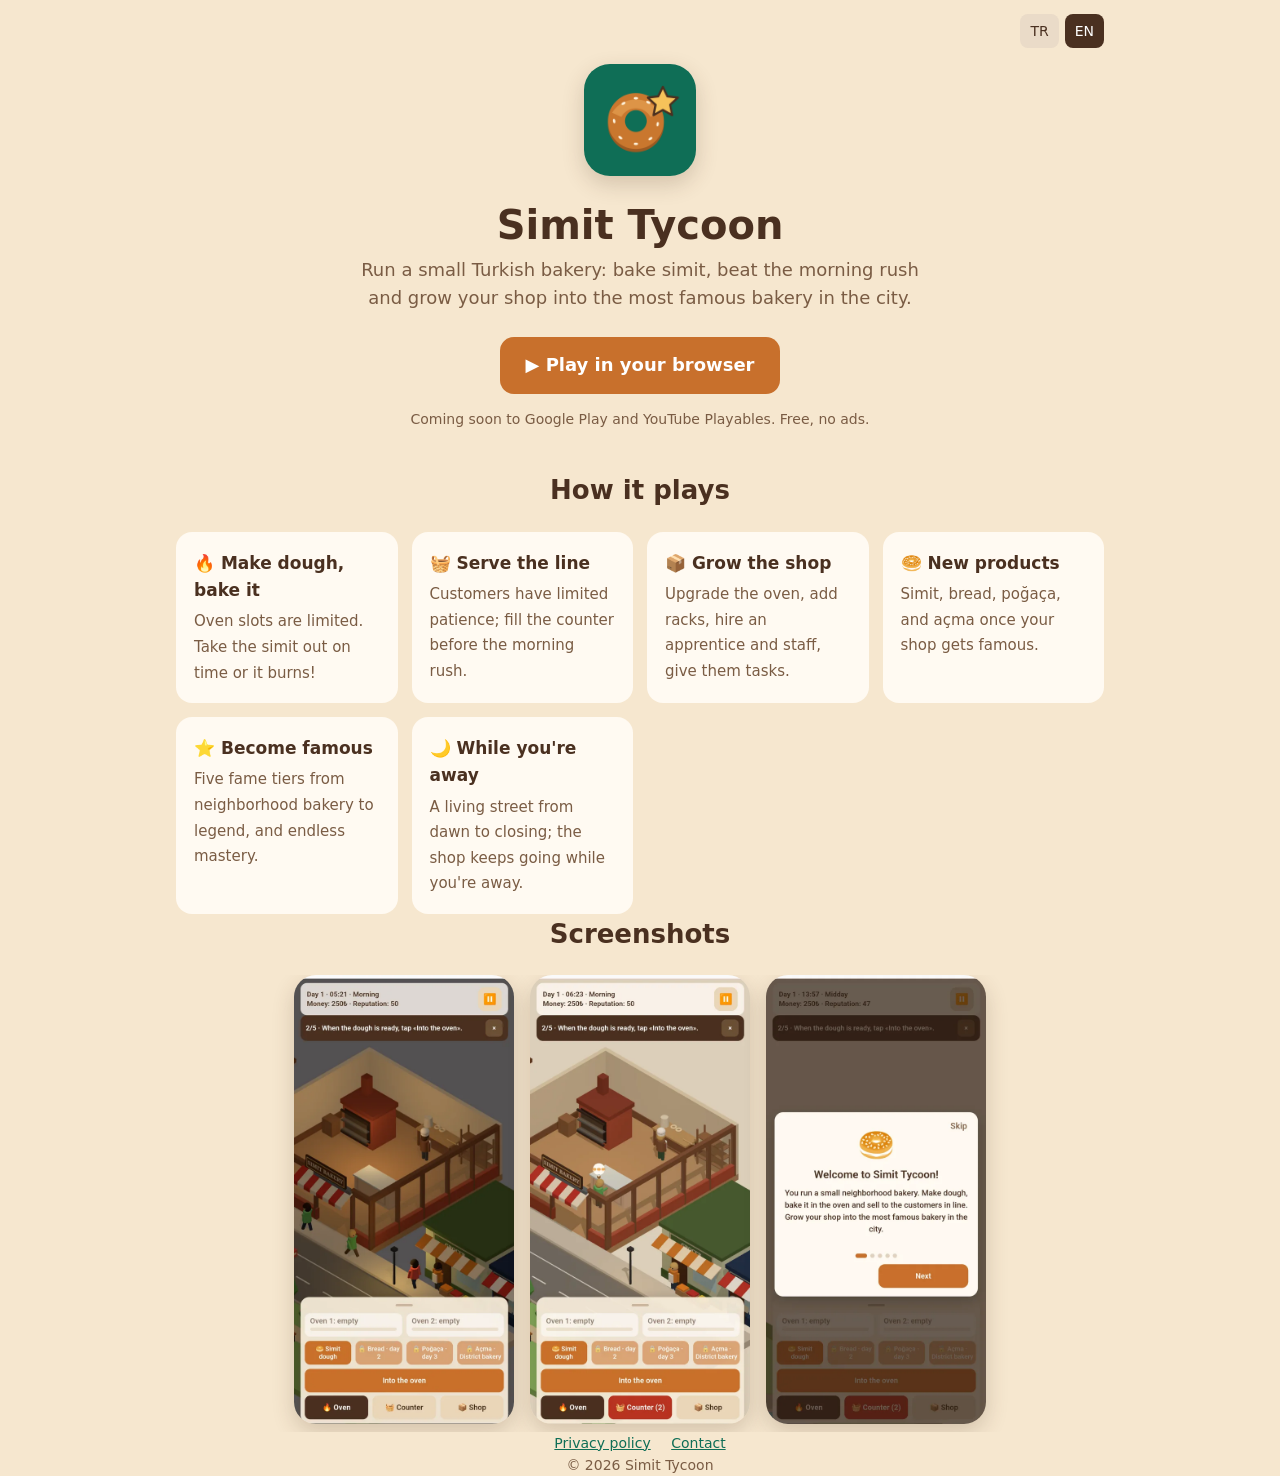
<file: index.html>
<!doctype html>
<html lang="en" data-lang="en">
<head>
  <meta charset="utf-8">
  <meta name="viewport" content="width=device-width, initial-scale=1">
  <title>Simit Tycoon</title>
  <meta name="description" content="Simit Tycoon: run a small Turkish simit bakery, beat the morning rush and grow your shop into a legend. Play free in your browser.">
  <meta property="og:title" content="Simit Tycoon">
  <meta property="og:description" content="Bake simit, beat the morning rush, and grow a tiny street bakery into a legend.">
  <meta property="og:image" content="img/icon-256.png">
  <link rel="icon" href="img/favicon.png">
  <link rel="stylesheet" href="style.css">
  <script src="lang.js"></script>
</head>
<body>
  <header class="hero wrap">
    <div class="langs"><button data-set="tr">TR</button><button data-set="en">EN</button></div>
    <img src="img/icon-256.png" alt="Simit Tycoon icon">
    <h1>Simit Tycoon</h1>
    <p lang="tr">Küçük bir mahalle fırını işlet: simit pişir, sabah yoğunluğunu atlat, dükkânını şehrin en ünlü fırını yap.</p>
    <p lang="en">Run a small Turkish bakery: bake simit, beat the morning rush and grow your shop into the most famous bakery in the city.</p>
    <a class="cta" href="play/"><span lang="tr">▶ Tarayıcıda oyna</span><span lang="en">▶ Play in your browser</span></a>
    <div class="soon"><span lang="tr">Yakında Google Play ve YouTube Playables'da. Ücretsiz, reklamsız.</span><span lang="en">Coming soon to Google Play and YouTube Playables. Free, no ads.</span></div>
  </header>

  <section class="wrap">
    <h2><span lang="tr">Nasıl oynanır?</span><span lang="en">How it plays</span></h2>
    <div class="features">
      <div class="feature"><b lang="tr">🔥 Hamur yap, fırına ver</b><b lang="en">🔥 Make dough, bake it</b>
        <span lang="tr">Fırın gözleri sınırlı. Simidi zamanında çıkar, yoksa yanar!</span><span lang="en">Oven slots are limited. Take the simit out on time or it burns!</span></div>
      <div class="feature"><b lang="tr">🧺 Sırayı erit</b><b lang="en">🧺 Serve the line</b>
        <span lang="tr">Müşterilerin sabrı sınırlı; sabah yoğunluğundan önce tezgâhı doldur.</span><span lang="en">Customers have limited patience; fill the counter before the morning rush.</span></div>
      <div class="feature"><b lang="tr">📦 Dükkânı büyüt</b><b lang="en">📦 Grow the shop</b>
        <span lang="tr">Fırını geliştir, raf ekle, çırak ve personel tut, görevleri dağıt.</span><span lang="en">Upgrade the oven, add racks, hire an apprentice and staff, give them tasks.</span></div>
      <div class="feature"><b lang="tr">🥯 Yeni ürünler</b><b lang="en">🥯 New products</b>
        <span lang="tr">Simit, ekmek, poğaça ve dükkân ün kazanınca açma.</span><span lang="en">Simit, bread, poğaça, and açma once your shop gets famous.</span></div>
      <div class="feature"><b lang="tr">⭐ Ün kazan</b><b lang="en">⭐ Become famous</b>
        <span lang="tr">Mahalle fırınından efsane fırına beş ün seviyesi ve bitmeyen ustalık.</span><span lang="en">Five fame tiers from neighborhood bakery to legend, and endless mastery.</span></div>
      <div class="feature"><b lang="tr">🌙 Sen yokken de</b><b lang="en">🌙 While you're away</b>
        <span lang="tr">Gün doğumundan kapanışa yaşayan bir sokak; dükkân sen yokken de işler.</span><span lang="en">A living street from dawn to closing; the shop keeps going while you're away.</span></div>
    </div>
  </section>

  <section class="wrap">
    <h2><span lang="tr">Ekran görüntüleri</span><span lang="en">Screenshots</span></h2>
    <div class="shots">
      <img src="img/shot-oven.webp" alt="The bakery with the oven tab open" loading="lazy">
      <img src="img/shot-counter.webp" alt="A customer at the counter" loading="lazy">
      <img src="img/shot-intro.webp" alt="The welcome slides" loading="lazy">
    </div>
  </section>

  <footer class="wrap">
    <a href="privacy.html"><span lang="tr">Gizlilik politikası</span><span lang="en">Privacy policy</span></a>
    <a href="https://github.com/kefyusuf/simit-tycoon/issues"><span lang="tr">İletişim</span><span lang="en">Contact</span></a>
    <div>© 2026 Simit Tycoon</div>
  </footer>
</body>
</html>
</file>
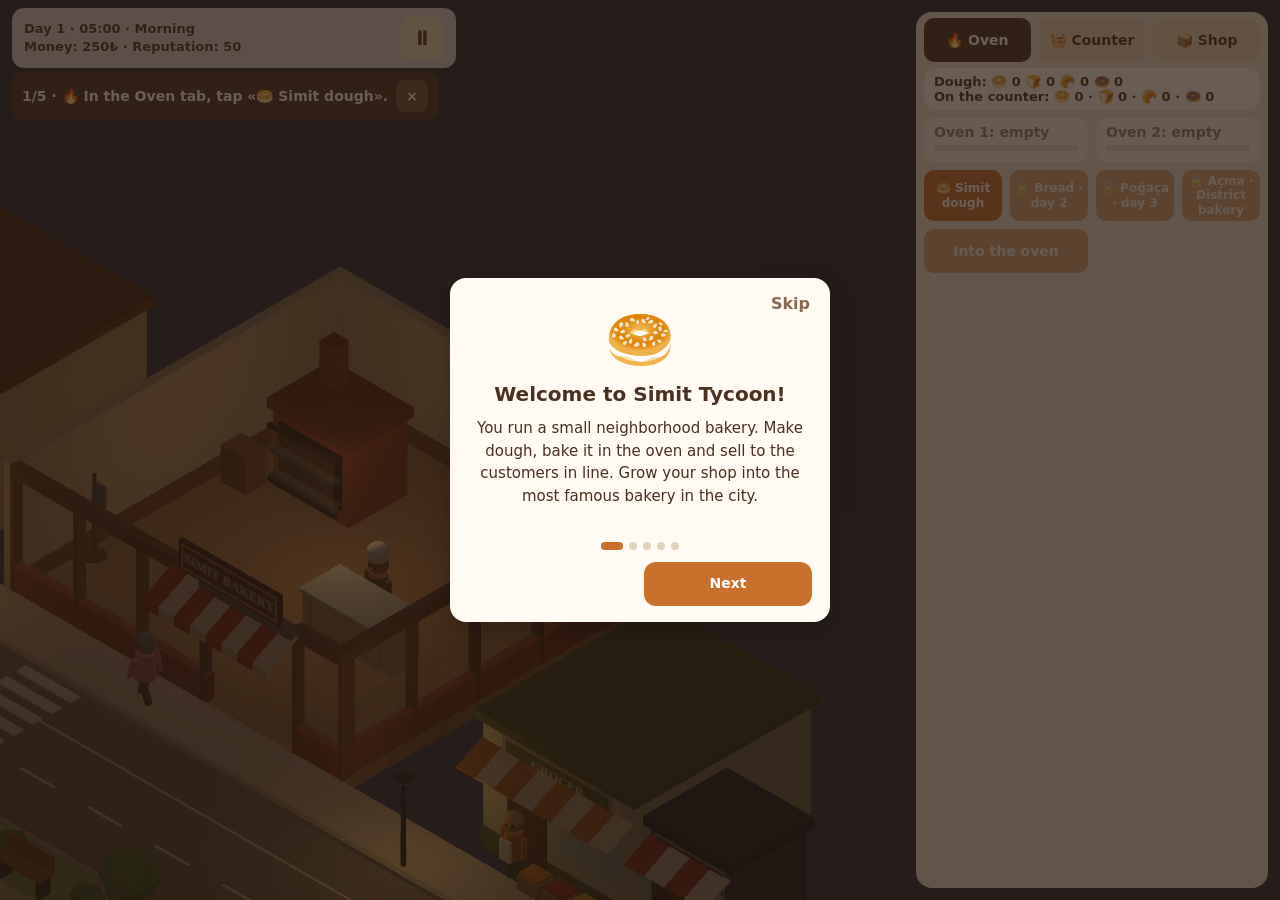
<file: play/index.html>
<!doctype html>
<html lang="tr">
  <head>
    <meta charset="UTF-8" />
    <meta name="viewport" content="width=device-width, initial-scale=1, viewport-fit=cover" />
    <meta name="theme-color" content="#f6e7cf" />
    <title>Simit Tycoon</title>
    <script type="module" crossorigin src="./assets/index-ADJBfeIp.js"></script>
    <link rel="modulepreload" crossorigin href="./assets/three-BbfyIifi.js">
    <link rel="stylesheet" crossorigin href="./assets/index-B8a3q1Wu.css">
  </head>
  <body>
    <!-- Shown until the first game frame is drawn (main.ts; YouTube firstFrameReady/gameReady). -->
    <div id="loading" role="status" aria-label="Simit Tycoon">
      <svg class="loading-icon" viewBox="0 0 108 108" aria-hidden="true"><rect width="108" height="108" fill="#0F6E56"/>
<circle cx="50" cy="58" r="27" fill="#9C5A22"/>
<circle cx="50" cy="55" r="27" fill="#C9772E"/>
<path d="M27 47 A27 27 0 0 1 73 47 L64 51 A16 16 0 0 0 36 51 Z" fill="#DD9447"/>
<circle cx="50" cy="55" r="10.5" fill="#0F6E56"/>
<g fill="#FFF3DC"><ellipse cx="38" cy="38" rx="2.2" ry="1.2" transform="rotate(-30 38 38)"/><ellipse cx="50" cy="33" rx="2.2" ry="1.2"/><ellipse cx="62" cy="37" rx="2.2" ry="1.2" transform="rotate(25 62 37)"/><ellipse cx="29" cy="55" rx="2.2" ry="1.2" transform="rotate(80 29 55)"/><ellipse cx="35" cy="71" rx="2.2" ry="1.2" transform="rotate(40 35 71)"/><ellipse cx="50" cy="77" rx="2.2" ry="1.2"/><ellipse cx="64" cy="72" rx="2.2" ry="1.2" transform="rotate(-35 64 72)"/><ellipse cx="71" cy="58" rx="2.2" ry="1.2" transform="rotate(-80 71 58)"/></g>
<path d="M76 22 L80.4 31.2 L90.5 32.4 L83 39.3 L85 49.3 L76 44.3 L67 49.3 L69 39.3 L61.5 32.4 L71.6 31.2 Z" fill="#F6C25A" stroke="#4A3020" stroke-width="2" stroke-linejoin="round"/></svg>
      <div class="loading-title">Simit Tycoon</div>
      <div class="loading-bar"><span></span></div>
    </div>
    <canvas id="scene"></canvas>
    <div id="hud"></div>
  </body>
</html>
</file>
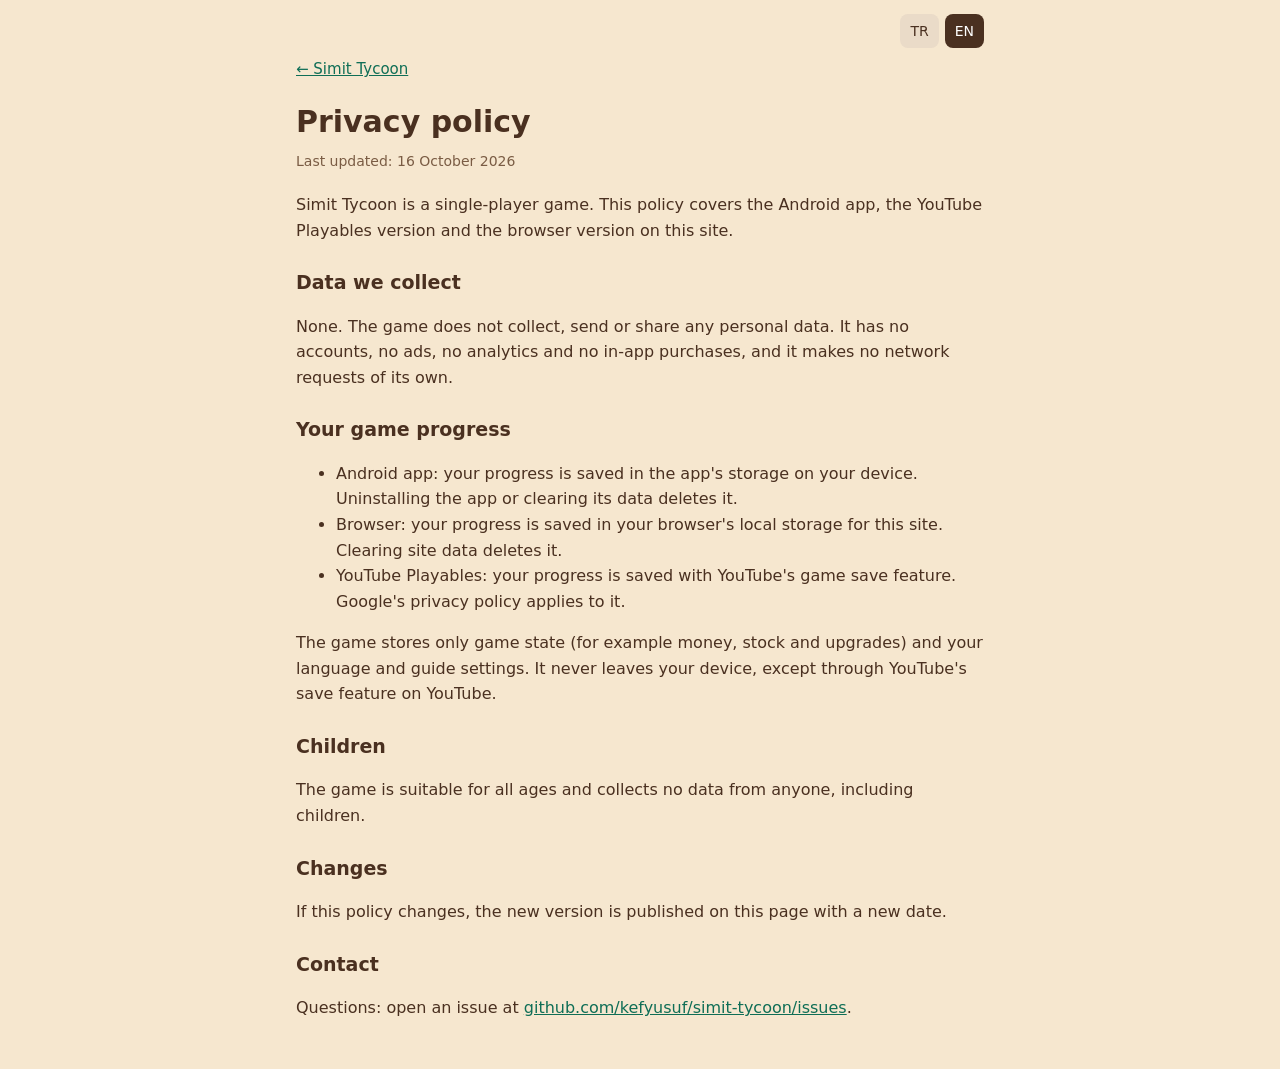
<file: privacy.html>
<!doctype html>
<html lang="en" data-lang="en">
<head>
  <meta charset="utf-8">
  <meta name="viewport" content="width=device-width, initial-scale=1">
  <title>Privacy policy · Simit Tycoon</title>
  <link rel="icon" href="img/favicon.png">
  <link rel="stylesheet" href="style.css">
  <script src="lang.js"></script>
</head>
<body>
  <main class="doc">
    <div class="langs"><button data-set="tr">TR</button><button data-set="en">EN</button></div>
    <a class="back" href="./">← Simit Tycoon</a>

    <div lang="en">
      <h1>Privacy policy</h1>
      <p class="date">Last updated: 16 October 2026</p>
      <p>Simit Tycoon is a single-player game. This policy covers the Android app, the YouTube Playables version and the browser version on this site.</p>
      <h2>Data we collect</h2>
      <p>None. The game does not collect, send or share any personal data. It has no accounts, no ads, no analytics and no in-app purchases, and it makes no network requests of its own.</p>
      <h2>Your game progress</h2>
      <ul>
        <li>Android app: your progress is saved in the app's storage on your device. Uninstalling the app or clearing its data deletes it.</li>
        <li>Browser: your progress is saved in your browser's local storage for this site. Clearing site data deletes it.</li>
        <li>YouTube Playables: your progress is saved with YouTube's game save feature. Google's privacy policy applies to it.</li>
      </ul>
      <p>The game stores only game state (for example money, stock and upgrades) and your language and guide settings. It never leaves your device, except through YouTube's save feature on YouTube.</p>
      <h2>Children</h2>
      <p>The game is suitable for all ages and collects no data from anyone, including children.</p>
      <h2>Changes</h2>
      <p>If this policy changes, the new version is published on this page with a new date.</p>
      <h2>Contact</h2>
      <p>Questions: open an issue at <a href="https://github.com/kefyusuf/simit-tycoon/issues">github.com/kefyusuf/simit-tycoon/issues</a>.</p>
    </div>

    <div lang="tr">
      <h1>Gizlilik politikası</h1>
      <p class="date">Son güncelleme: 16 Ekim 2026</p>
      <p>Simit Tycoon tek oyunculu bir oyundur. Bu politika Android uygulamasını, YouTube Playables sürümünü ve bu sitedeki tarayıcı sürümünü kapsar.</p>
      <h2>Topladığımız veriler</h2>
      <p>Hiçbiri. Oyun kişisel veri toplamaz, göndermez ve paylaşmaz. Hesap, reklam, analiz ve uygulama içi satın alma yoktur; oyun kendisi hiçbir ağ isteği yapmaz.</p>
      <h2>Oyun ilerlemen</h2>
      <ul>
        <li>Android uygulaması: ilerlemen cihazındaki uygulama depolamasında saklanır. Uygulamayı kaldırmak ya da verilerini temizlemek onu siler.</li>
        <li>Tarayıcı: ilerlemen bu site için tarayıcının yerel depolamasında saklanır. Site verilerini temizlemek onu siler.</li>
        <li>YouTube Playables: ilerlemen YouTube'un oyun kaydetme özelliğiyle saklanır. Bunun için Google'ın gizlilik politikası geçerlidir.</li>
      </ul>
      <p>Oyun yalnızca oyun durumunu (para, stok, geliştirmeler gibi) ve dil ile rehber ayarlarını saklar. YouTube'daki kaydetme özelliği dışında bunlar cihazından çıkmaz.</p>
      <h2>Çocuklar</h2>
      <p>Oyun her yaşa uygundur ve çocuklar dahil kimseden veri toplamaz.</p>
      <h2>Değişiklikler</h2>
      <p>Bu politika değişirse yeni sürüm bu sayfada yeni tarihle yayınlanır.</p>
      <h2>İletişim</h2>
      <p>Sorular için: <a href="https://github.com/kefyusuf/simit-tycoon/issues">github.com/kefyusuf/simit-tycoon/issues</a> adresinde bir kayıt aç.</p>
    </div>
  </main>
</body>
</html>
</file>
<file: style.css>
/* Simit Tycoon site: the game's cream, brown and teal (ADR 0011). */
:root { --cream: #f6e7cf; --paper: #fffaf2; --brown: #4a3020; --muted: #7a5c44; --orange: #c8702c; --teal: #0f6e56; }
* { box-sizing: border-box; }
html { -webkit-text-size-adjust: 100%; }
body { margin: 0; background: var(--cream); color: var(--brown); font: 16px/1.6 system-ui, -apple-system, "Segoe UI", Roboto, sans-serif; }
a { color: var(--teal); }
.wrap { max-width: 960px; margin: 0 auto; padding: 0 16px; }

/* Language: show the parts in the chosen language only. */
html[data-lang="tr"] [lang="en"], html[data-lang="en"] [lang="tr"] { display: none !important; }
.langs { position: absolute; right: 16px; top: 14px; display: flex; gap: 6px; }
.langs button { border: 0; border-radius: 8px; padding: 6px 10px; background: #eadbc8; color: var(--brown); font: inherit; font-size: 14px; cursor: pointer; }
.langs button.on { background: var(--brown); color: #fff; }

header.hero { position: relative; text-align: center; padding: 64px 0 40px; }
.hero img { width: 112px; height: 112px; border-radius: 26px; box-shadow: 0 8px 22px #4a302033; }
.hero h1 { font-size: 40px; line-height: 1.15; margin: 18px 0 8px; }
.hero p { font-size: 18px; color: var(--muted); max-width: 560px; margin: 0 auto 24px; }
.cta { display: inline-block; padding: 14px 26px; border-radius: 14px; background: var(--orange); color: #fff; font-weight: 700; font-size: 18px; text-decoration: none; }
.cta:hover { background: #b45f20; }
.soon { margin-top: 14px; font-size: 14px; color: var(--muted); }

section { padding: 32px 0; }
h2 { font-size: 26px; text-align: center; margin: 0 0 20px; }
.features { display: grid; grid-template-columns: repeat(auto-fit, minmax(220px, 1fr)); gap: 14px; }
.feature { background: var(--paper); border-radius: 16px; padding: 18px; }
.feature b { display: block; font-size: 17px; margin-bottom: 4px; }
.feature span { color: var(--muted); font-size: 15px; }
.shots { display: flex; gap: 16px; justify-content: center; overflow-x: auto; padding-bottom: 8px; scroll-snap-type: x mandatory; }
.shots img { width: 220px; flex: none; border-radius: 22px; box-shadow: 0 8px 22px #4a302033; scroll-snap-align: center; }

footer { padding: 32px 0 48px; text-align: center; font-size: 14px; color: var(--muted); }
footer a { margin: 0 8px; }

/* Privacy policy page. */
.doc { position: relative; max-width: 720px; margin: 0 auto; padding: 56px 16px 32px; }
.doc .back { font-size: 15px; }
.doc h1 { font-size: 30px; margin: 16px 0 4px; }
.doc .date { color: var(--muted); font-size: 14px; margin: 0 0 20px; }
.doc h2 { text-align: left; font-size: 19px; margin: 24px 0 6px; }
.doc p, .doc li { font-size: 16px; }

@media (max-width: 520px) {
  .hero h1 { font-size: 32px; }
  .shots { justify-content: flex-start; }
}
</file>
<file: play/assets/index-B8a3q1Wu.css>
html,body{background:#f6e7cf;height:100%;margin:0;font-family:system-ui,sans-serif;overflow:hidden}body{overscroll-behavior:none;-webkit-tap-highlight-color:transparent}#scene{touch-action:none;width:100%;height:100dvh;display:block;position:fixed;inset:0}#hud{pointer-events:none;padding:max(8px, env(safe-area-inset-top)) 12px max(12px, env(safe-area-inset-bottom));flex-direction:column;justify-content:space-between;display:flex;position:fixed;inset:0}.topbar,.actions{pointer-events:auto;flex-wrap:wrap;gap:8px;display:flex}.topbar{color:#4a3020;background:#fffaf2cc;border-radius:12px;padding:8px 12px;font-weight:600}.actions button{color:#fff;min-height:48px;font:inherit;-webkit-user-select:none;user-select:none;background:#c8702a;border:0;border-radius:12px;flex:1 1 0;font-weight:600}.actions button.blocked{opacity:.5}.topbar{white-space:pre-line}.panel{flex-direction:column;gap:8px;display:flex}.actions button.alert{background:#b8321f}.panel[hidden]{display:none}.info{pointer-events:none;white-space:pre-line;color:#4a3020;background:#fffaf2cc;border-radius:12px;padding:6px 10px;font-size:14px;font-weight:600}.tabs button{color:#4a3020;background:#e9d6b8}.tabs button.active{color:#fff;background:#4a3020}.tabs button.alert{color:#fff;background:#b8321f}.offline{pointer-events:auto;color:#4a3020;width:min(320px,100% - 32px);font:inherit;white-space:pre-line;background:#fffaf2;border:0;border-radius:16px;padding:16px;font-weight:600;line-height:1.5;position:fixed;top:40%;left:50%;transform:translate(-50%,-50%);box-shadow:0 8px 24px #0003}.deliveries{pointer-events:auto;right:12px;top:calc(max(8px, env(safe-area-inset-top)) + 64px);flex-direction:column;gap:6px;display:flex;position:fixed}.deliveries button{color:#4a3020;min-width:76px;min-height:44px;font:inherit;background:#fffaf2;border:0;border-radius:22px;padding:0 12px;font-weight:600;box-shadow:0 2px 6px #0002}.deliveries button[hidden],.actions button[hidden]{display:none}.hint{pointer-events:none;color:#fff;text-align:center;background:#4a3020;border-radius:12px;width:max-content;max-width:calc(100% - 32px);padding:10px 14px;font-weight:600;position:fixed;bottom:45%;left:50%;transform:translate(-50%)}.hint[hidden]{display:none}.topbar{justify-content:space-between;align-items:center;display:flex}.topbar-text{white-space:pre-line}.new-game{white-space:nowrap;color:#4a3020;min-width:44px;min-height:44px;font:inherit;background:#e9d6b8;border:0;border-radius:12px;padding:0 8px;font-size:20px}.new-game.armed{color:#fff;background:#b8321f}.actions button.suggest{box-shadow:0 0 0 3px #f2c14e}.day-summary .actions{margin-top:12px}.new-game[hidden]{display:none}#hud.paused:after{content:"";pointer-events:none;background:#4a302033;position:fixed;inset:0}.day-summary-title{margin-top:10px;font-size:14px}.day-summary .actions button{min-height:40px;font-size:13px}.day-summary .actions button:disabled{opacity:.5}.oven-panel .actions{margin-top:12px}.oven-panel .actions button:disabled{opacity:.5}.oven-panel .actions button[hidden]{display:none}.actions.grid3{grid-template-columns:repeat(3,1fr);display:grid}.actions.grid2{grid-template-columns:repeat(2,1fr);display:grid}.actions.grid4{grid-template-columns:repeat(4,1fr);display:grid}.actions.grid4 button,.actions.grid3 button,.actions.grid2 button{min-height:44px;font-size:14px}.dock .actions.grid4 button{padding:4px 3px;font-size:12px}.tutorial{pointer-events:auto;color:#fff;background:#4a3020;border-radius:12px;align-items:center;gap:8px;margin-top:auto;margin-bottom:8px;padding:8px 10px;font-size:14px;font-weight:600;display:flex}.tutorial span{flex:1}.tutorial button{color:#fff;min-width:32px;min-height:32px;font:inherit;background:#6b4f35;border:0;border-radius:8px}.tutorial[hidden]{display:none}.topbar{flex-wrap:nowrap;gap:6px}.topbar-text{flex:1;min-width:0}.wholesale{flex-wrap:nowrap;align-items:center}.wholesale .info{flex:2 1 0;font-size:13px}.wholesale[hidden],.info[hidden],.actions[hidden]{display:none}.topbar-text{font-size:13px;line-height:1.35}.dock{pointer-events:auto;background:#f6ead8f2;border-radius:16px;gap:6px;padding:6px 8px 8px;box-shadow:0 -2px 12px #4a302022}.dock-handle{background:0 0;border:0;align-self:center;width:56px;height:18px;padding:0;display:block;position:relative}.dock-handle:before{content:"";background:#c9b49a;border-radius:2px;height:4px;position:absolute;top:7px;left:12px;right:12px}.dock .actions button{border-radius:10px;min-height:44px;padding:4px 6px;font-size:14px;line-height:1.2}.dock .info{background:#fffaf2;padding:6px 10px;font-size:13px}.dock:not(.open) .more,.dock:not(.open) .actions.grid2:not(.tabs) button:not(:first-child){display:none}.dock:not(.open) .panel .actions.grid2{grid-template-columns:1fr}.oven-slots{grid-template-columns:repeat(auto-fit,minmax(120px,1fr));display:grid}.dock .actions .slot-card{color:#4a3020;text-align:left;background:#fff;flex-direction:column;align-items:stretch;gap:4px;padding:6px 10px;display:flex}.dock .actions .slot-card.alert{color:#8c2a17;background:#fde3d9;box-shadow:0 0 0 2px #d85a30}.slot-bar{background:#eadbc8;border-radius:3px;height:6px;display:block;overflow:hidden}.slot-bar>span{width:0;height:100%;transition:width .3s;display:block}.slot-bar>span.baking{background:#639922}.slot-bar>span.ready{background:#d85a30}.slot-bar>span.burning{background:#a32d2d}.dock .actions.blocked,.dock .actions button.blocked{opacity:.55}@media (width<=899px) and (orientation:portrait),(width<=559px){.tutorial{left:12px;right:12px;top:calc(max(8px, env(safe-area-inset-top)) + 60px);margin:0;font-size:13px;position:fixed}.dock .panel{max-height:46vh;overflow-y:auto}.deliveries{top:calc(max(8px, env(safe-area-inset-top)) + 124px)}}@media (width>=900px),(orientation:landscape) and (width>=560px){.dock{border-radius:16px;justify-content:flex-start;width:336px;position:fixed;top:12px;bottom:12px;right:12px;overflow-y:auto}.dock-handle{display:none}.dock .tabs{order:-1}.topbar{max-width:420px}.tutorial{left:12px;top:calc(max(8px, env(safe-area-inset-top)) + 64px);width:auto;max-width:min(460px,100% - 372px);margin:0;position:fixed}.deliveries{right:364px}.hint{left:calc(50% - 180px)}}#loading{z-index:10;color:#4a3020;background:#f6e7cf;flex-direction:column;justify-content:center;align-items:center;gap:14px;display:flex;position:fixed;inset:0}.loading-icon{border-radius:26px;width:112px;height:112px;box-shadow:0 6px 18px #4a302033}.loading-title{letter-spacing:.5px;font-size:26px;font-weight:700}.loading-bar{background:#e6d3b6;border-radius:3px;width:140px;height:6px;overflow:hidden}.loading-bar span{background:#c8702c;border-radius:3px;width:40%;height:100%;animation:1.1s ease-in-out infinite loading-slide;display:block}@keyframes loading-slide{0%{transform:translate(-100%)}to{transform:translate(250%)}}@media (prefers-reduced-motion:reduce){.loading-bar span{width:100%;animation:none}}.pause-menu{text-align:center;z-index:5;width:min(300px,100% - 32px)}.intro-layer{pointer-events:auto;z-index:8;background:#2a1a10b3;place-items:center;padding:16px;display:grid;position:fixed;inset:0}.intro-layer .offline.intro{box-sizing:border-box;text-align:center;white-space:normal;touch-action:pan-y;-webkit-user-select:none;user-select:none;width:min(380px,100%);padding:20px 18px 16px;position:relative;top:auto;left:auto;transform:none}.intro-skip{color:#8a6a50;min-height:36px;font:inherit;background:0 0;border:0;padding:0 10px;position:absolute;top:8px;right:10px}.intro-icon{margin-top:8px;font-size:56px;line-height:1.2}.intro-title{margin:6px 0 8px;font-size:20px}.intro-text{min-height:7.5em;font-size:15px;font-weight:500;line-height:1.5}.intro-dots{justify-content:center;gap:6px;margin:12px 0;display:flex}.intro-dots span{background:#e2d2bc;border-radius:4px;width:8px;height:8px;transition:width .2s}.intro-dots span.on{background:#c8702c;width:22px}.intro-actions{gap:8px}.intro-actions button{color:#4a3020;min-height:48px;font:inherit;background:#eadbc8;border:0;border-radius:12px;font-size:15px}.intro-actions button.primary{color:#fff;background:#c8702c}.pause-title{margin-bottom:12px;font-size:20px}.pause-actions{flex-direction:column;gap:8px}.pause-actions>button{width:100%;min-height:44px}.pause-actions>button.primary{background:#4a3020}.menu-label{color:#7a5a40;margin-top:4px;font-size:13px}.menu-languages button{color:#4a3020;background:#e9d6b8;min-height:40px}.menu-languages button.active{color:#fff;background:#c8702a}.confirm-new-game{z-index:7}
</file>
